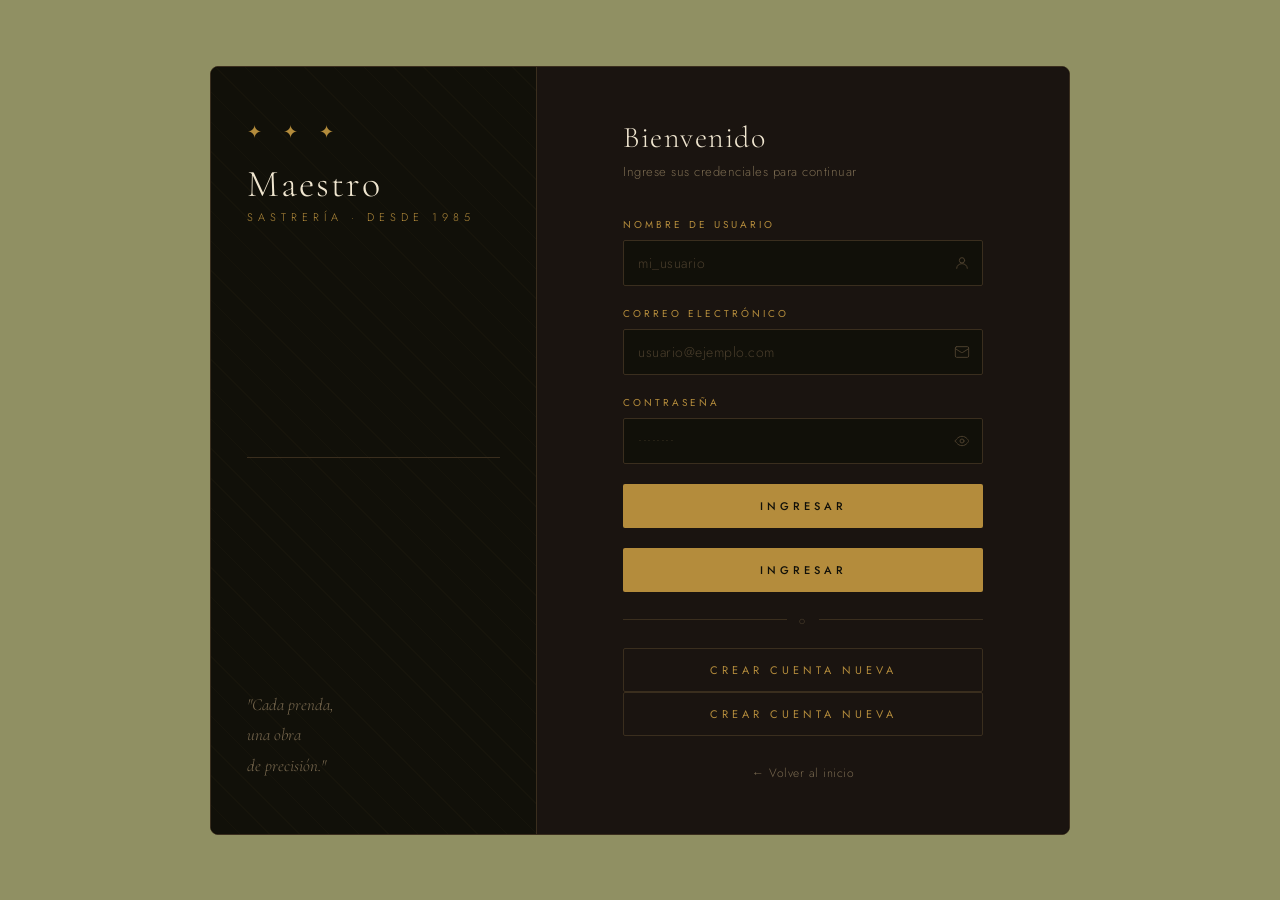
<file: Login.html>
<!DOCTYPE html>
<html lang="es">

<head>
  <meta charset="UTF-8" />
  <meta name="viewport" content="width=device-width, initial-scale=1.0" />
  <title>Maestro Sastrería — Ingresar</title>
  <link rel="stylesheet" href="css/style.css">

  <link
    href="https://fonts.googleapis.com/css2?family=Cormorant+Garamond:ital,wght@0,300;0,400;0,600;1,300&family=Jost:wght@300;400;500&display=swap"
    rel="stylesheet" />
</head>

<body class="login-page" style="background-color: rgb(144, 144, 99);">

  <div class="login-wrapper" style="background-color: rgb(0, 0, 0);">

    <!-- Panel izquierdo -->
    <aside class="login-left">
      <div class="login-brand">
        <div class="brand-ornament">✦ ✦ ✦</div>
        <h1 class="brand-name">
          Maestro
          <span class="brand-sub">Sastrería · Desde 1985</span>
        </h1>
      </div>

      <div class="login-divider-line"></div>

      <blockquote class="brand-tagline">
        "Cada prenda,<br>una obra<br>de precisión."
      </blockquote>
    </aside>

    <!-- Panel derecho -->
    <main class="login-right">
      <div class="login-form-container">

        <div class="login-header">
          <h2 class="login-title">Bienvenido</h2>
          <p class="login-subtitle">Ingrese sus credenciales para continuar</p>
        </div>
        
          
        <form class="login-form" action="registro.php" method="POST">

        <form class="login-form" action="#" method="post" novalidate>

          <div class="field-group">
            <label class="field-label" for="username">Nombre de usuario</label>
            <div class="field-input-wrap">
              <input class="field-input" type="text" id="username" name="username" placeholder="mi_usuario"
                autocomplete="username" />
              <span class="field-icon">
                <svg xmlns="http://www.w3.org/2000/svg" width="16" height="16" viewBox="0 0 24 24" fill="none"
                  stroke="currentColor" stroke-width="1.5" stroke-linecap="round" stroke-linejoin="round">
                  <circle cx="12" cy="8" r="4" />
                  <path d="M4 20c0-4 3.6-7 8-7s8 3 8 7" />
                </svg>
              </span>
            </div>
          </div>

          <div class="field-group">
            <label class="field-label" for="email">Correo electrónico</label>
            <div class="field-input-wrap">
              <input class="field-input" type="email" id="email" name="email" placeholder="usuario@ejemplo.com"
                autocomplete="email" />
              <span class="field-icon">
                <svg xmlns="http://www.w3.org/2000/svg" width="16" height="16" viewBox="0 0 24 24" fill="none"
                  stroke="currentColor" stroke-width="1.5" stroke-linecap="round" stroke-linejoin="round">
                  <rect x="2" y="4" width="20" height="16" rx="2" />
                  <path d="m22 7-8.97 5.7a1.94 1.94 0 0 1-2.06 0L2 7" />
                </svg>
              </span>
            </div>
          </div>

          <div class="field-group">
            <label class="field-label" for="password">Contraseña</label>
            <div class="field-input-wrap">
              <input class="field-input" type="password" id="password" name="password" placeholder="••••••••"
                autocomplete="current-password" />
              <button type="button" class="field-icon field-toggle" id="togglePassword" aria-label="Mostrar contraseña">
                <svg xmlns="http://www.w3.org/2000/svg" width="16" height="16" viewBox="0 0 24 24" fill="none"
                  stroke="currentColor" stroke-width="1.5" stroke-linecap="round" stroke-linejoin="round">
                  <path d="M2 12s3-7 10-7 10 7 10 7-3 7-10 7-10-7-10-7Z" />
                  <circle cx="12" cy="12" r="3" />
                </svg>
              </button>
            </div>
          </div>

              <button class="btn-primary" type="submit" name="accion" value="login">
                Ingresar
            </button>
          <button class="btn-primary" type="submit">Ingresar</button>

          <div class="form-divider">
            <span class="divider-line"></span>
            <span class="divider-label">o</span>
            <span class="divider-line"></span>
          </div>

          <button class="btn-secondary" type="submit" name="accion" value="registro">
             Crear cuenta nueva
          </button>
          <a class="btn-secondary" href="#">Crear cuenta nueva</a>

        </form>

        <p class="login-footer-note">
          <a href="index.html">← Volver al inicio</a>
        </p>
      </div>
    </main>
  </div>

  <script src="js/app.js"></script>
</body>

</html>
</file>
<file: css/style.css>
@charset "UTF-8";
/* ---------- Layout principal ---------- */
.login-page {
  display: flex;
  align-items: center;
  justify-content: center;
  min-height: 100vh;
  padding: 24px;
  background: #111009; /* $darker-bg */ /* $darker-bg */
}

.login-wrapper {
  display: flex;
  width: 100%;
  max-width: 860px;
  min-height: 560px;
  border-radius: 8px; /* $radius-lg */
  overflow: hidden;
  border: 0.5px solid #3a2e1e; /* $border */
}

/* ---------- Panel izquierdo ---------- */
.login-left {
  width: 38%;
  background: #111009; /* $darker-bg */ /* $darker-bg */
  padding: 52px 36px;
  display: flex;
  flex-direction: column;
  justify-content: space-between;
  position: relative;
  border-right: 0.5px solid #3a2e1e; /* $border */
  background-image: repeating-linear-gradient(45deg, transparent, transparent 20px, rgba(180, 140, 60, 0.03) 20px, rgba(180, 140, 60, 0.03) 21px);
}

.brand-ornament {
  font-size: 18px;
  color: #b48c3c; /* $gold */ /* $gold */
  letter-spacing: 8px;
  margin-bottom: 20px;
}

.brand-name {
  font-family: "Cormorant Garamond", serif; /* $font-display */
  font-size: 38px;
  font-weight: 300;
  color: #f0e6d0; /* $text-main */ /* $text-main */
  line-height: 1.05;
  letter-spacing: 2px;
}

.brand-sub {
  display: block;
  font-family: "Jost", sans-serif; /* $font-body */
  font-size: 11px;
  font-weight: 300;
  letter-spacing: 5px;
  color: #b48c3c; /* $gold */ /* $gold */
  margin-top: 8px;
  text-transform: uppercase;
}

.login-divider-line {
  width: 100%;
  height: 0.5px;
  background: #3a2e1e; /* $border */ /* $border */
}

.brand-tagline {
  font-family: "Cormorant Garamond", serif; /* $font-display */
  font-style: italic;
  font-size: 17px;
  font-weight: 300;
  color: #7a6a50; /* $gold-dim */ /* $text-muted */
  line-height: 1.8;
  border: none;
}

/* ---------- Panel derecho ---------- */
.login-right {
  flex: 1;
  background: #1a1410; /* $dark-bg */ /* $dark-bg */
  display: flex;
  align-items: center;
  justify-content: center;
  padding: 52px 44px;
}

.login-form-container {
  width: 100%;
  max-width: 360px;
}

.login-title {
  font-family: "Cormorant Garamond", serif; /* $font-display */
  font-size: 30px;
  font-weight: 300;
  color: #f0e6d0; /* $text-main */ /* $text-main */
  letter-spacing: 1.5px;
  margin-bottom: 6px;
}

.login-subtitle {
  font-size: 13px;
  font-weight: 300;
  color: #7a6a50; /* $gold-dim */ /* $text-muted */
  letter-spacing: 0.5px;
  margin-bottom: 36px;
}

/* ---------- Campos ---------- */
.login-form {
  display: flex;
  flex-direction: column;
  gap: 0;
}

.field-group {
  margin-bottom: 20px;
}

.field-label {
  display: block;
  font-size: 10px;
  font-weight: 400;
  letter-spacing: 3px;
  text-transform: uppercase;
  color: #b48c3c; /* $gold */ /* $gold */
  margin-bottom: 8px;
}

.field-input-wrap {
  position: relative;
}

.field-input {
  width: 100%;
  background: #111009; /* $darker-bg */ /* $darker-bg */
  border: 0.5px solid #3a2e1e; /* $border */
  border-radius: 2px; /* $radius-sm */
  padding: 12px 40px 12px 14px;
  font-family: "Jost", sans-serif; /* $font-body */
  font-size: 14px;
  font-weight: 300;
  color: #f0e6d0; /* $text-main */ /* $text-main */
  letter-spacing: 0.5px;
  outline: none;
  transition: border-color 0.2s ease; /* $transition */
}

.field-input::placeholder {
  color: #4a3e2c; /* $text-dim */ /* $text-dim */
}

.field-input:focus {
  border-color: #b48c3c; /* $gold */ /* $gold */
}

.field-icon {
  position: absolute;
  right: 13px;
  top: 50%;
  transform: translateY(-50%);
  color: #4a3e2c; /* $text-dim */ /* $text-dim */
  display: flex;
  align-items: center;
  pointer-events: none;
}

.field-toggle {
  pointer-events: all;
  background: transparent;
  border: none;
  padding: 0;
  color: #4a3e2c; /* $text-dim */ /* $text-dim */
  transition: color 0.2s ease; /* $transition */
  display: flex;
  align-items: center;
}

.field-toggle:hover {
  color: #b48c3c; /* $gold */ /* $gold */
}

/* ---------- Recordar / Olvidé ---------- */
.field-row {
  display: flex;
  justify-content: space-between;
  align-items: center;
  margin-bottom: 28px;
}

.remember-label {
  display: flex;
  align-items: center;
  gap: 8px;
  cursor: pointer;
}

.remember-check {
  accent-color: #b48c3c; /* $gold */ /* $gold */
  width: 13px;
  height: 13px;
  cursor: pointer;
}

.remember-text {
  font-size: 12px;
  font-weight: 300;
  color: #7a6a50; /* $gold-dim */ /* $text-muted */
}

.forgot-link {
  font-size: 12px;
  font-weight: 300;
  color: #b48c3c; /* $gold */ /* $gold */
  letter-spacing: 0.3px;
  transition: color 0.2s ease; /* $transition */
}

.forgot-link:hover {
  color: #d4ae6a; /* $gold-light */ /* $gold-light */
}

/* ---------- Botones ---------- */
.btn-primary {
  width: 100%;
  background: #b48c3c; /* $gold */ /* $gold */
  color: #111009; /* $darker-bg */ /* $darker-bg */
  border: none;
  border-radius: 2px; /* $radius-sm */
  padding: 14px;
  font-family: "Jost", sans-serif; /* $font-body */
  font-size: 11px;
  font-weight: 500;
  letter-spacing: 4px;
  text-transform: uppercase;
  cursor: pointer;
  transition: background 0.2s ease, letter-spacing 0.2s ease; /* $transition */
  margin-bottom: 20px;
}

.btn-primary:hover {
  background: #d4ae6a; /* $gold-light */ /* $gold-light */
  letter-spacing: 5px;
}

.btn-primary:active {
  transform: scale(0.99);
}

.form-divider {
  display: flex;
  align-items: center;
  gap: 12px;
  margin-bottom: 20px;
}

.divider-line {
  flex: 1;
  height: 0.5px;
  background: #3a2e1e; /* $border */ /* $border */
}

.divider-label {
  font-size: 11px;
  color: #4a3e2c; /* $text-dim */ /* $text-dim */
  letter-spacing: 2px;
}

.btn-secondary {
  display: block;
  width: 100%;
  text-align: center;
  background: transparent;
  color: #b48c3c; /* $gold */ /* $gold */
  border: 0.5px solid #3a2e1e; /* $border */
  border-radius: 2px; /* $radius-sm */
  padding: 13px;
  font-family: "Jost", sans-serif; /* $font-body */
  font-size: 11px;
  font-weight: 400;
  letter-spacing: 4px;
  text-transform: uppercase;
  transition: border-color 0.2s ease, color 0.2s ease, background 0.2s ease; /* $transition */
}

.btn-secondary:hover {
  border-color: #b48c3c; /* $gold */ /* $gold */
  background: rgba(180, 140, 60, 0.06);
}

.login-footer-note {
  margin-top: 28px;
  text-align: center;
  font-size: 12px;
  color: #4a3e2c; /* $text-dim */ /* $text-dim */
}

.login-footer-note a {
  color: #7a6a50; /* $gold-dim */ /* $text-muted */
  letter-spacing: 0.5px;
  transition: color 0.2s ease; /* $transition */
}

.login-footer-note a:hover {
  color: #b48c3c; /* $gold */ /* $gold */
}

/* ---------- Responsive ---------- */
@media (max-width: 640px) {
  .login-page {
    padding: 0;
  }
  .login-wrapper {
    flex-direction: column;
    border-radius: 0;
    min-height: 100vh;
    border: none;
  }
  .login-left {
    width: 100%;
    padding: 36px 28px 28px;
    flex-direction: row;
    align-items: center;
    justify-content: space-between;
    border-right: none;
    border-bottom: 0.5px solid #3a2e1e; /* $border */
    min-height: auto;
  }
  .login-divider-line,
  .brand-tagline {
    display: none;
  }
  .brand-name {
    font-size: 28px;
  }
  .brand-ornament {
    margin-bottom: 12px;
  }
  .login-right {
    padding: 40px 28px;
    align-items: flex-start;
  }
}
/* ============================================================
   styles.css — Estilos base globales · Maestro Sastrería
   ============================================================ */
/* ---------- Reset ---------- */
*,
*::before,
*::after {
  box-sizing: border-box;
  margin: 0;
  padding: 0;
}

html {
  font-size: 16px;
  scroll-behavior: smooth;
}

body {
  font-family: "Jost", sans-serif;
  font-weight: 300;
  background: #1a1410;
  color: #f0e6d0;
  min-height: 100vh;
  -webkit-font-smoothing: antialiased;
}

a {
  color: inherit;
  text-decoration: none;
}

img {
  display: block;
  max-width: 100%;
}

button {
  cursor: pointer;
  font-family: inherit;
}

/*# sourceMappingURL=style.css.map */
</file>
